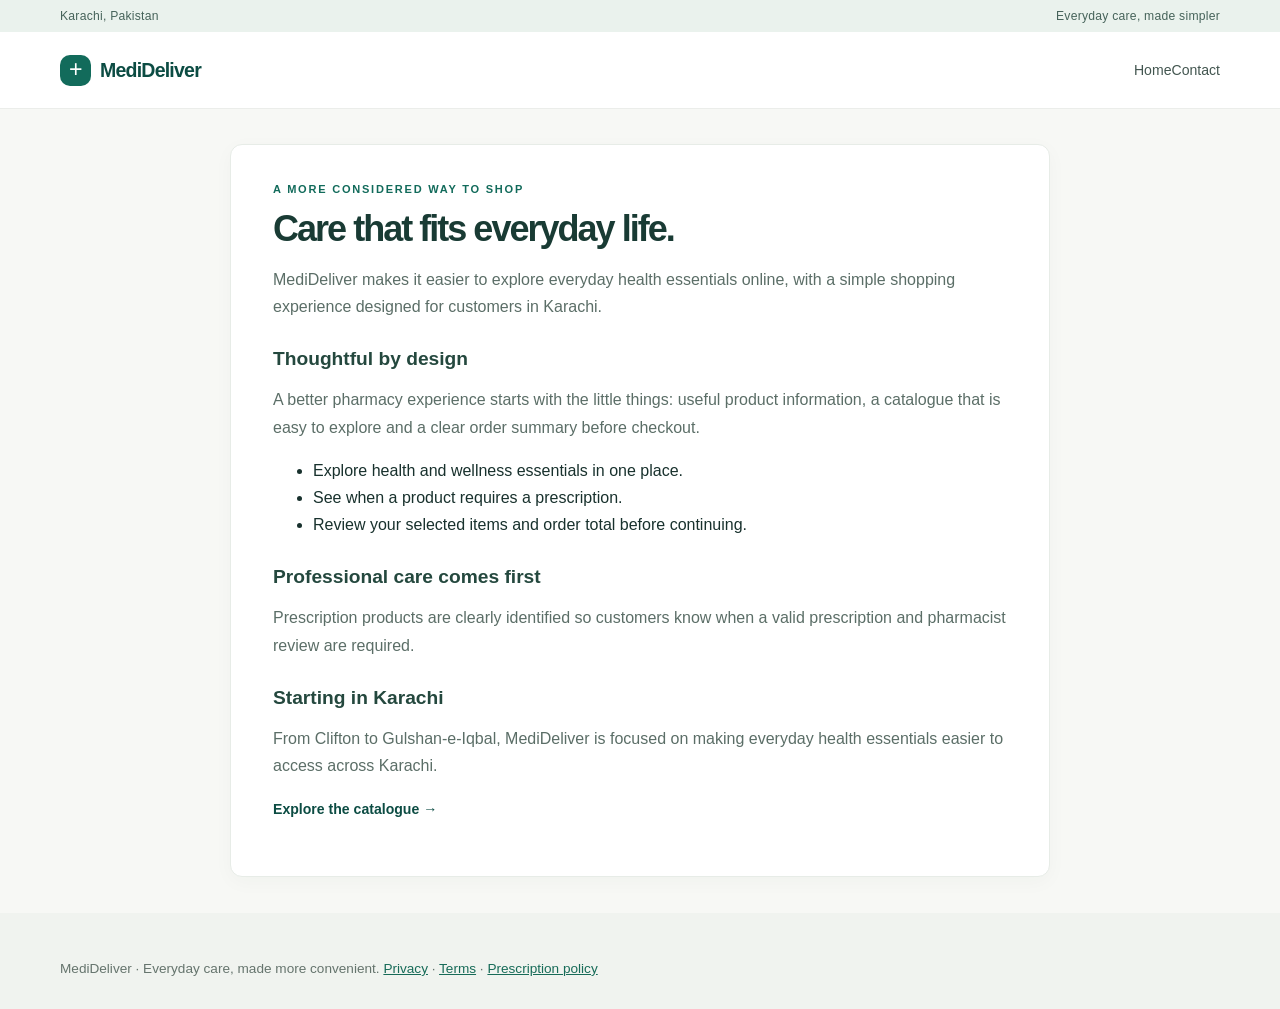
<file: pharmaceutical-online-delivery/about.html>
<!DOCTYPE html>
<html lang="en">
<head>
  <meta charset="UTF-8">
  <meta name="viewport" content="width=device-width, initial-scale=1">
  <title>About Us | MediDeliver</title>
  <link rel="stylesheet" href="style.css">
</head>
<body>
<div class="demo-banner" role="note"><span>Karachi, Pakistan</span><span>Everyday care, made simpler</span></div>
<header class="navbar">
  <a class="logo" href="index.html"><span class="logo-mark" aria-hidden="true">+</span>MediDeliver</a>
  <nav aria-label="Main navigation"><a href="index.html">Home</a><a href="contact.html">Contact</a></nav>
</header>
<main class="policy-page">
  <span class="eyebrow">A MORE CONSIDERED WAY TO SHOP</span>
  <h1>Care that fits everyday life.</h1>
  <p>MediDeliver makes it easier to explore everyday health essentials online, with a simple shopping experience designed for customers in Karachi.</p>
  <h2>Thoughtful by design</h2>
  <p>A better pharmacy experience starts with the little things: useful product information, a catalogue that is easy to explore and a clear order summary before checkout.</p>
  <ul>
    <li>Explore health and wellness essentials in one place.</li>
    <li>See when a product requires a prescription.</li>
    <li>Review your selected items and order total before continuing.</li>
  </ul>
  <h2>Professional care comes first</h2>
  <p>Prescription products are clearly identified so customers know when a valid prescription and pharmacist review are required.</p>
  <h2>Starting in Karachi</h2>
  <p>From Clifton to Gulshan-e-Iqbal, MediDeliver is focused on making everyday health essentials easier to access across Karachi.</p>
  <p><a class="text-link" href="index.html">Explore the catalogue →</a></p>
</main>
<footer><p>MediDeliver · Everyday care, made more convenient. <a href="privacy.html">Privacy</a> · <a href="terms.html">Terms</a> · <a href="prescription-policy.html">Prescription policy</a></p></footer>
</body>
</html>
</file>
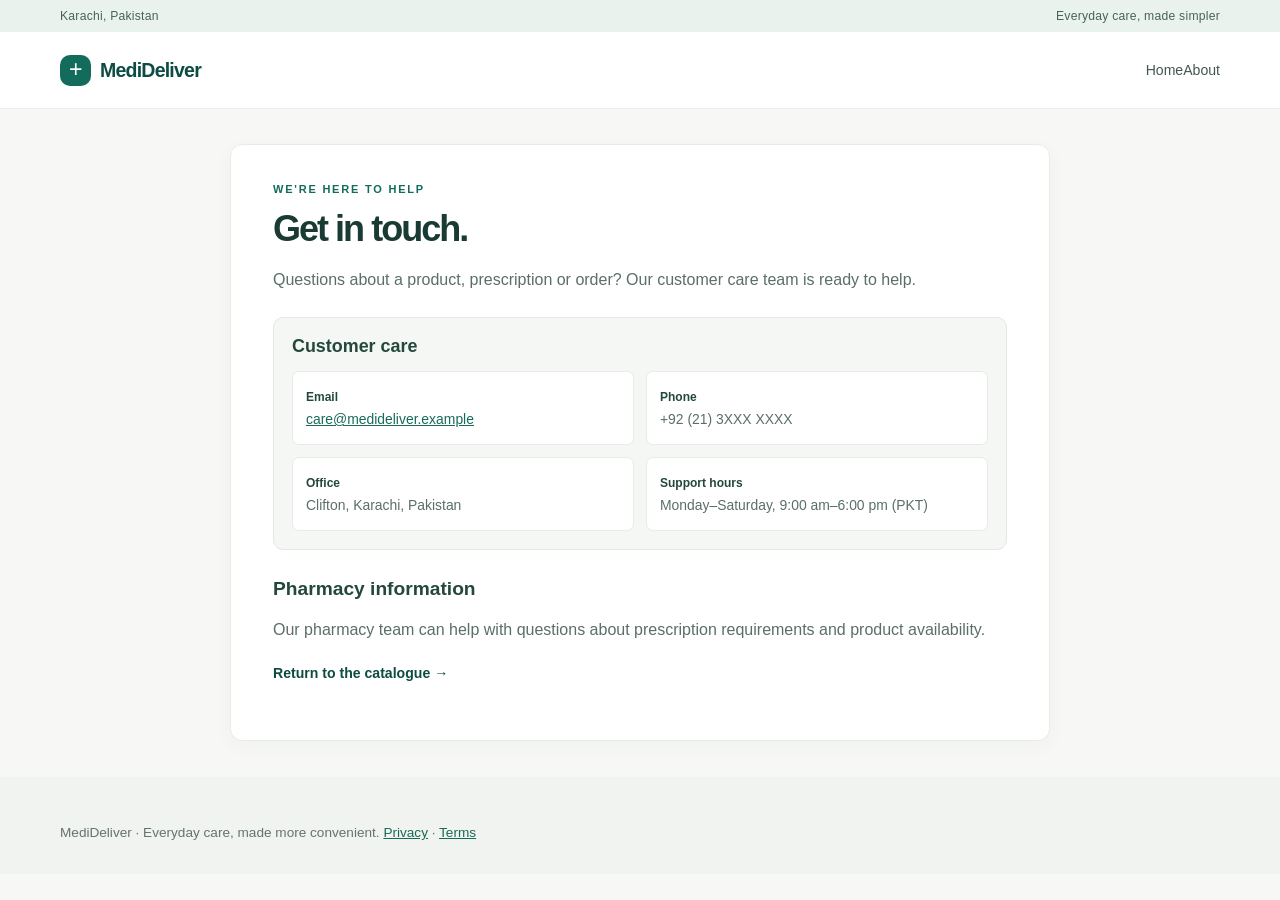
<file: pharmaceutical-online-delivery/contact.html>
<!DOCTYPE html>
<html lang="en">
<head>
  <meta charset="UTF-8">
  <meta name="viewport" content="width=device-width, initial-scale=1">
  <title>Contact Us | MediDeliver</title>
  <link rel="stylesheet" href="style.css">
</head>
<body>
<div class="demo-banner" role="note"><span>Karachi, Pakistan</span><span>Everyday care, made simpler</span></div>
<header class="navbar">
  <a class="logo" href="index.html"><span class="logo-mark" aria-hidden="true">+</span>MediDeliver</a>
  <nav aria-label="Main navigation"><a href="index.html">Home</a><a href="about.html">About</a></nav>
</header>
<main class="policy-page">
  <span class="eyebrow">WE'RE HERE TO HELP</span>
  <h1>Get in touch.</h1>
  <p>Questions about a product, prescription or order? Our customer care team is ready to help.</p>
  <div class="contact-details">
    <h2>Customer care</h2>
    <p><strong>Email</strong><br><a href="mailto:care@medideliver.example">care@medideliver.example</a></p>
    <p><strong>Phone</strong><br>+92 (21) 3XXX XXXX</p>
    <p><strong>Office</strong><br>Clifton, Karachi, Pakistan</p>
    <p><strong>Support hours</strong><br>Monday–Saturday, 9:00 am–6:00 pm (PKT)</p>
  </div>
  <h2>Pharmacy information</h2>
  <p>Our pharmacy team can help with questions about prescription requirements and product availability.</p>
  <p><a class="text-link" href="index.html">Return to the catalogue →</a></p>
</main>
<footer><p>MediDeliver · Everyday care, made more convenient. <a href="privacy.html">Privacy</a> · <a href="terms.html">Terms</a></p></footer>
</body>
</html>
</file>
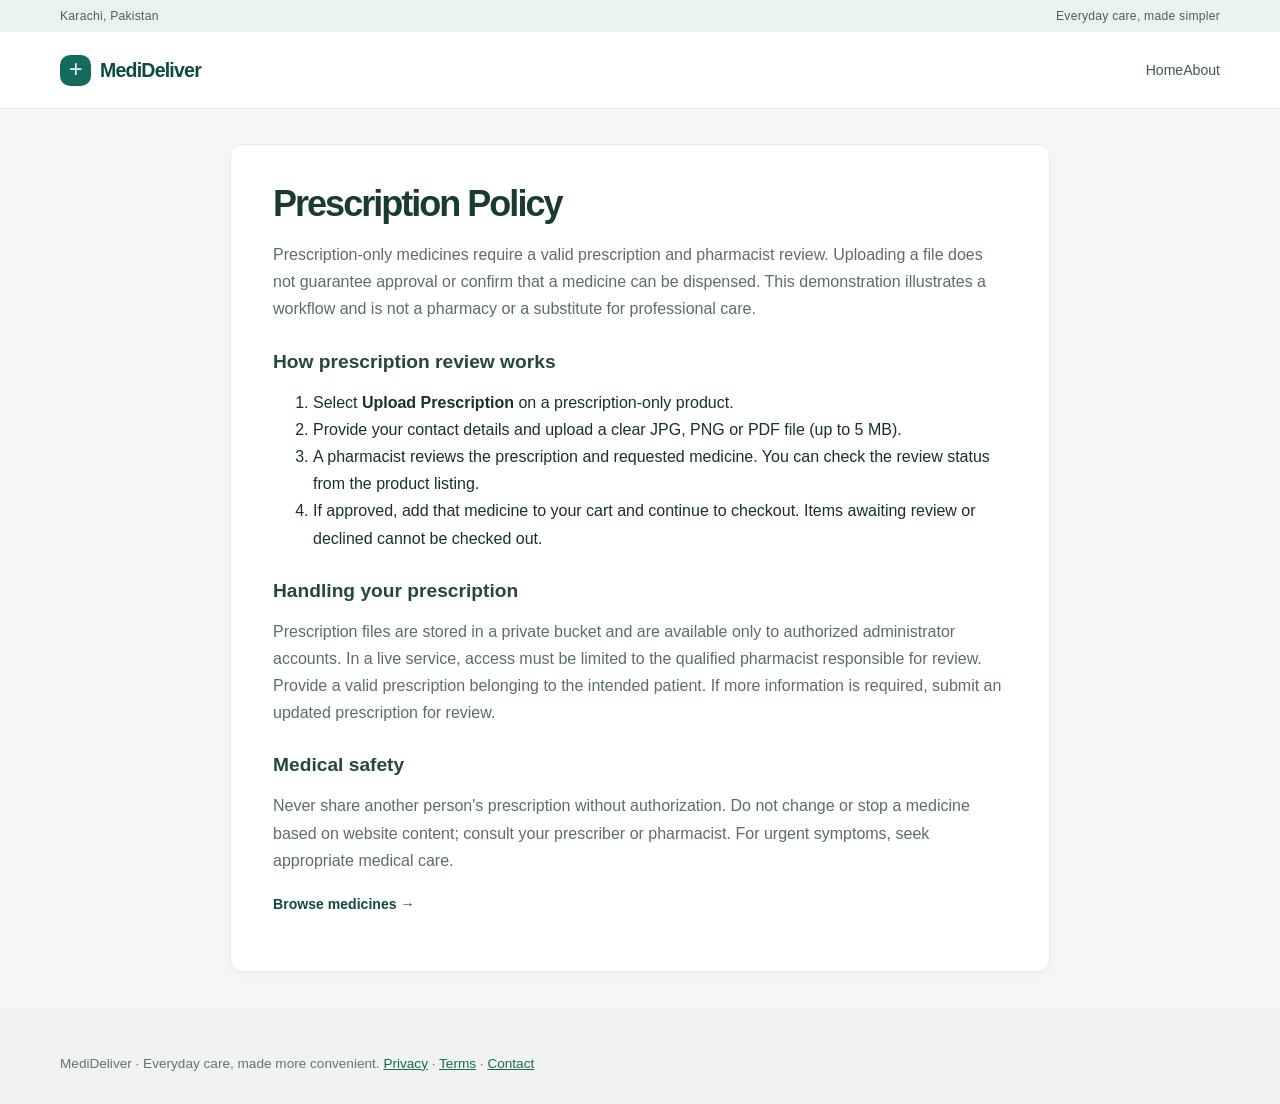
<file: pharmaceutical-online-delivery/prescription-policy.html>
<!DOCTYPE html>
<html lang="en">
<head>
  <meta charset="UTF-8">
  <meta name="viewport" content="width=device-width, initial-scale=1">
  <title>Prescription Policy | MediDeliver</title>
  <link rel="stylesheet" href="style.css">
</head>
<body>
<div class="demo-banner" role="note"><span>Karachi, Pakistan</span><span>Everyday care, made simpler</span></div>
<header class="navbar">
  <a class="logo" href="index.html"><span class="logo-mark" aria-hidden="true">+</span>MediDeliver</a>
  <nav aria-label="Main navigation"><a href="index.html">Home</a><a href="about.html">About</a></nav>
</header>
<main class="policy-page">
  <h1>Prescription Policy</h1>
  <p>Prescription-only medicines require a valid prescription and pharmacist review. Uploading a file does not guarantee approval or confirm that a medicine can be dispensed. This demonstration illustrates a workflow and is not a pharmacy or a substitute for professional care.</p>
  <h2>How prescription review works</h2>
  <ol>
    <li>Select <strong>Upload Prescription</strong> on a prescription-only product.</li>
    <li>Provide your contact details and upload a clear JPG, PNG or PDF file (up to 5 MB).</li>
    <li>A pharmacist reviews the prescription and requested medicine. You can check the review status from the product listing.</li>
    <li>If approved, add that medicine to your cart and continue to checkout. Items awaiting review or declined cannot be checked out.</li>
  </ol>
  <h2>Handling your prescription</h2>
  <p>Prescription files are stored in a private bucket and are available only to authorized administrator accounts. In a live service, access must be limited to the qualified pharmacist responsible for review. Provide a valid prescription belonging to the intended patient. If more information is required, submit an updated prescription for review.</p>
  <h2>Medical safety</h2>
  <p>Never share another person's prescription without authorization. Do not change or stop a medicine based on website content; consult your prescriber or pharmacist. For urgent symptoms, seek appropriate medical care.</p>
  <p><a class="text-link" href="index.html#medicines">Browse medicines →</a></p>
</main>
<footer><p>MediDeliver · Everyday care, made more convenient. <a href="privacy.html">Privacy</a> · <a href="terms.html">Terms</a> · <a href="contact.html">Contact</a></p></footer>
</body>
</html>
</file>
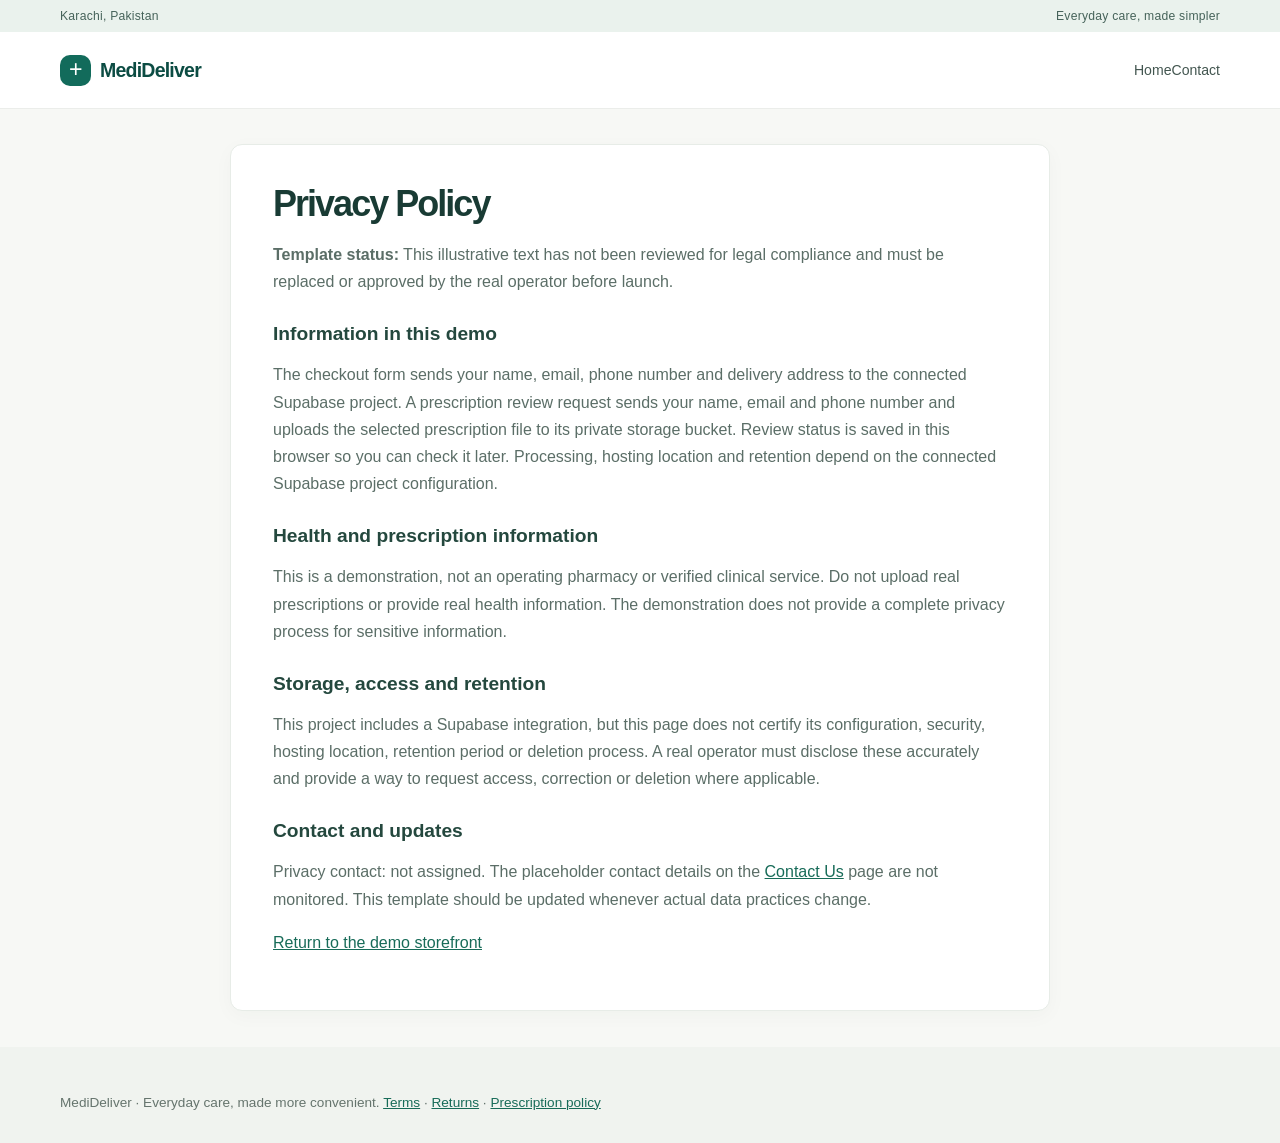
<file: pharmaceutical-online-delivery/privacy.html>
<!DOCTYPE html>
<html lang="en">
<head>
  <meta charset="UTF-8">
  <meta name="viewport" content="width=device-width, initial-scale=1">
  <title>Privacy Policy | MediDeliver</title>
  <link rel="stylesheet" href="style.css">
</head>
<body>
<div class="demo-banner" role="note"><span>Karachi, Pakistan</span><span>Everyday care, made simpler</span></div>
<header class="navbar">
  <a class="logo" href="index.html"><span class="logo-mark" aria-hidden="true">+</span>MediDeliver</a>
  <nav aria-label="Main navigation"><a href="index.html">Home</a><a href="contact.html">Contact</a></nav>
</header>
<main class="policy-page">
  <h1>Privacy Policy</h1>
  <p><strong>Template status:</strong> This illustrative text has not been reviewed for legal compliance and must be replaced or approved by the real operator before launch.</p>
  <h2>Information in this demo</h2>
  <p>The checkout form sends your name, email, phone number and delivery address to the connected Supabase project. A prescription review request sends your name, email and phone number and uploads the selected prescription file to its private storage bucket. Review status is saved in this browser so you can check it later. Processing, hosting location and retention depend on the connected Supabase project configuration.</p>
  <h2>Health and prescription information</h2>
  <p>This is a demonstration, not an operating pharmacy or verified clinical service. Do not upload real prescriptions or provide real health information. The demonstration does not provide a complete privacy process for sensitive information.</p>
  <h2>Storage, access and retention</h2>
  <p>This project includes a Supabase integration, but this page does not certify its configuration, security, hosting location, retention period or deletion process. A real operator must disclose these accurately and provide a way to request access, correction or deletion where applicable.</p>
  <h2>Contact and updates</h2>
  <p>Privacy contact: not assigned. The placeholder contact details on the <a href="contact.html">Contact Us</a> page are not monitored. This template should be updated whenever actual data practices change.</p>
  <p><a href="index.html">Return to the demo storefront</a></p>
</main>
<footer><p>MediDeliver · Everyday care, made more convenient. <a href="terms.html">Terms</a> · <a href="returns.html">Returns</a> · <a href="prescription-policy.html">Prescription policy</a></p></footer>
</body>
</html>
</file>
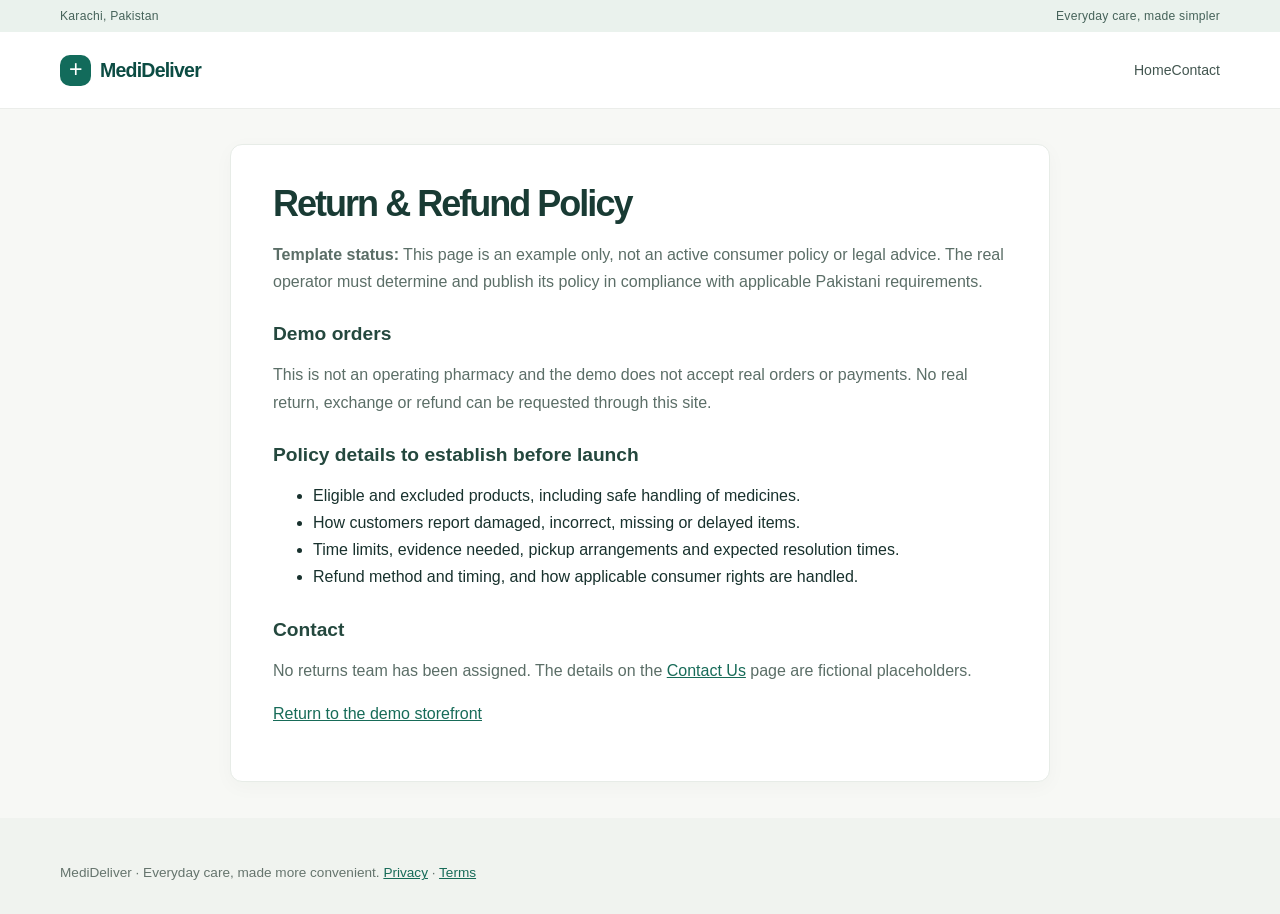
<file: pharmaceutical-online-delivery/returns.html>
<!DOCTYPE html>
<html lang="en">
<head>
  <meta charset="UTF-8">
  <meta name="viewport" content="width=device-width, initial-scale=1">
  <title>Return &amp; Refund Policy | MediDeliver</title>
  <link rel="stylesheet" href="style.css">
</head>
<body>
<div class="demo-banner" role="note"><span>Karachi, Pakistan</span><span>Everyday care, made simpler</span></div>
<header class="navbar">
  <a class="logo" href="index.html"><span class="logo-mark" aria-hidden="true">+</span>MediDeliver</a>
  <nav aria-label="Main navigation"><a href="index.html">Home</a><a href="contact.html">Contact</a></nav>
</header>
<main class="policy-page">
  <h1>Return &amp; Refund Policy</h1>
  <p><strong>Template status:</strong> This page is an example only, not an active consumer policy or legal advice. The real operator must determine and publish its policy in compliance with applicable Pakistani requirements.</p>
  <h2>Demo orders</h2>
  <p>This is not an operating pharmacy and the demo does not accept real orders or payments. No real return, exchange or refund can be requested through this site.</p>
  <h2>Policy details to establish before launch</h2>
  <ul>
    <li>Eligible and excluded products, including safe handling of medicines.</li>
    <li>How customers report damaged, incorrect, missing or delayed items.</li>
    <li>Time limits, evidence needed, pickup arrangements and expected resolution times.</li>
    <li>Refund method and timing, and how applicable consumer rights are handled.</li>
  </ul>
  <h2>Contact</h2>
  <p>No returns team has been assigned. The details on the <a href="contact.html">Contact Us</a> page are fictional placeholders.</p>
  <p><a href="index.html">Return to the demo storefront</a></p>
</main>
<footer><p>MediDeliver · Everyday care, made more convenient. <a href="privacy.html">Privacy</a> · <a href="terms.html">Terms</a></p></footer>
</body>
</html>
</file>
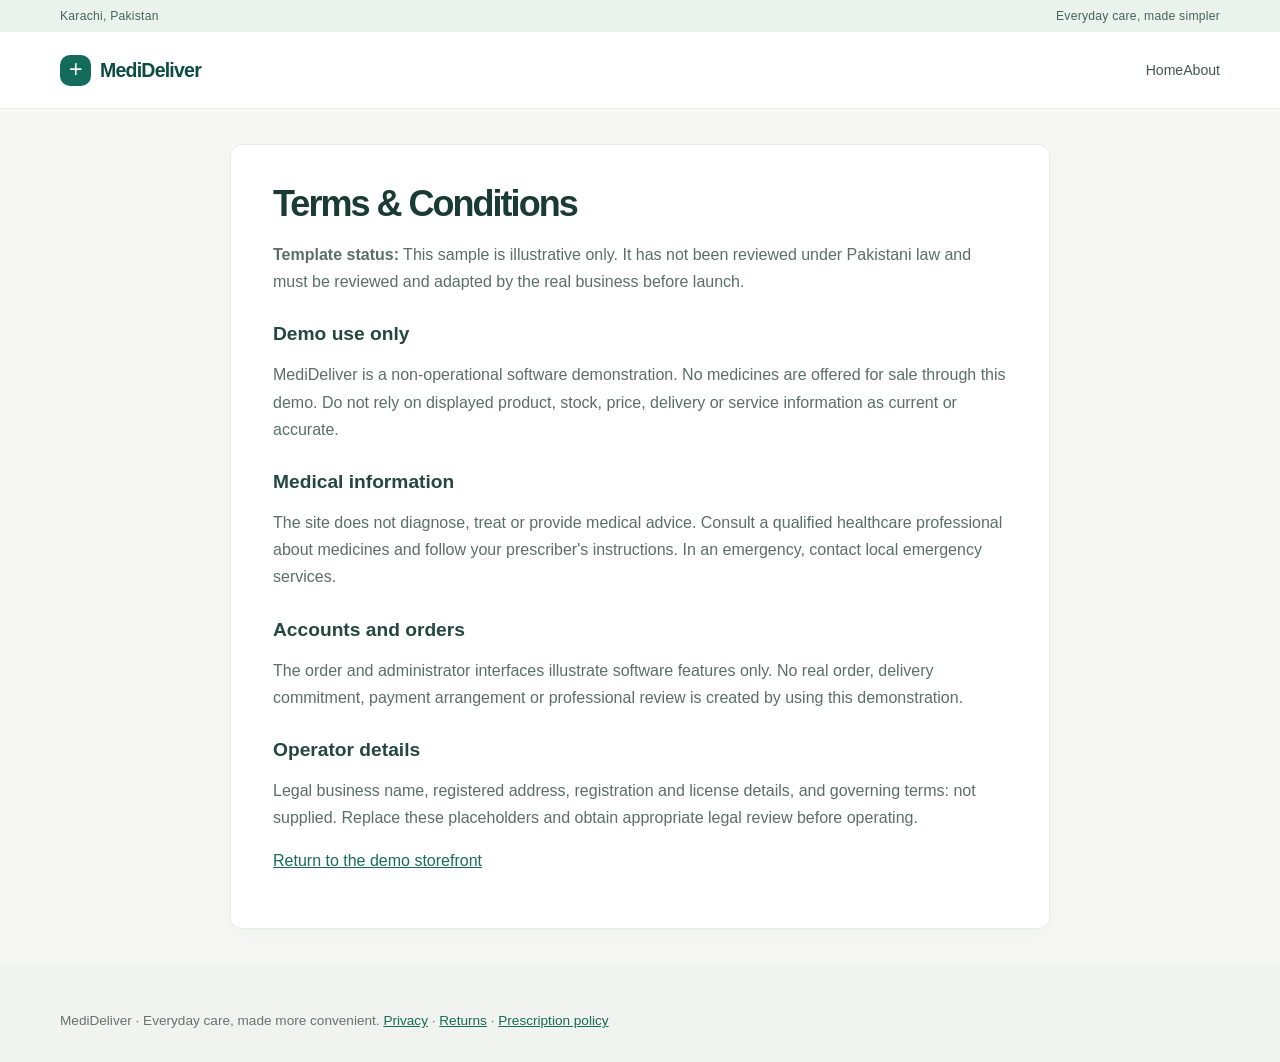
<file: pharmaceutical-online-delivery/terms.html>
<!DOCTYPE html>
<html lang="en">
<head>
  <meta charset="UTF-8">
  <meta name="viewport" content="width=device-width, initial-scale=1">
  <title>Terms &amp; Conditions | MediDeliver</title>
  <link rel="stylesheet" href="style.css">
</head>
<body>
<div class="demo-banner" role="note"><span>Karachi, Pakistan</span><span>Everyday care, made simpler</span></div>
<header class="navbar">
  <a class="logo" href="index.html"><span class="logo-mark" aria-hidden="true">+</span>MediDeliver</a>
  <nav aria-label="Main navigation"><a href="index.html">Home</a><a href="about.html">About</a></nav>
</header>
<main class="policy-page">
  <h1>Terms &amp; Conditions</h1>
  <p><strong>Template status:</strong> This sample is illustrative only. It has not been reviewed under Pakistani law and must be reviewed and adapted by the real business before launch.</p>
  <h2>Demo use only</h2>
  <p>MediDeliver is a non-operational software demonstration. No medicines are offered for sale through this demo. Do not rely on displayed product, stock, price, delivery or service information as current or accurate.</p>
  <h2>Medical information</h2>
  <p>The site does not diagnose, treat or provide medical advice. Consult a qualified healthcare professional about medicines and follow your prescriber's instructions. In an emergency, contact local emergency services.</p>
  <h2>Accounts and orders</h2>
  <p>The order and administrator interfaces illustrate software features only. No real order, delivery commitment, payment arrangement or professional review is created by using this demonstration.</p>
  <h2>Operator details</h2>
  <p>Legal business name, registered address, registration and license details, and governing terms: not supplied. Replace these placeholders and obtain appropriate legal review before operating.</p>
  <p><a href="index.html">Return to the demo storefront</a></p>
</main>
<footer><p>MediDeliver · Everyday care, made more convenient. <a href="privacy.html">Privacy</a> · <a href="returns.html">Returns</a> · <a href="prescription-policy.html">Prescription policy</a></p></footer>
</body>
</html>
</file>
<file: pharmaceutical-online-delivery/style.css>
:root { --green:#0f8a6d; --dark:#0b5d4a; --bg:#f4f8f7; --text:#1e2b28; --red:#c0392b; }
* { box-sizing: border-box; }
html { scroll-behavior: smooth; }
body { margin:0; font-family: system-ui, Arial, sans-serif; background:var(--bg); color:var(--text); }
img { max-width:100%; display:block; }
a { color:#176b58; }
a:hover { color:var(--dark); }
.demo-banner { padding:9px 16px; background:#fff2d6; color:#654700; text-align:center; font-size:.88rem; font-weight:600; }
.navbar { display:flex; justify-content:space-between; align-items:center; background:#fff; padding:12px 20px; position:sticky; top:0; box-shadow:0 1px 6px #0002; z-index:10; flex-wrap:wrap; }
.logo { font-weight:700; font-size:1.3rem; color:var(--green); text-decoration:none; }
nav a { margin-left:18px; text-decoration:none; color:var(--text); font-weight:500; }
.menu-btn { display:none; background:none; border:0; font-size:1.5rem; cursor:pointer; }
.hero { background:linear-gradient(135deg,var(--green),var(--dark)); color:#fff; text-align:center; padding:60px 20px; }
.hero h1 { margin:0 0 10px; }
main { max-width:1100px; margin:auto; padding:20px; }
section { margin-bottom:40px; scroll-margin-top:70px; }
.trust-panel { display:grid; grid-template-columns:repeat(auto-fit,minmax(205px,1fr)); gap:12px; margin:24px 0 12px; }
.trust-panel article { display:flex; flex-direction:column; gap:5px; padding:16px; background:#fff; border:1px solid #dce8e4; border-radius:10px; }
.trust-panel span { color:#52645e; font-size:.9rem; }
.notice { margin:12px 0 32px; padding:14px 16px; border-left:4px solid #d09a22; background:#fff8e8; color:#594719; border-radius:4px; }
.policy-page { max-width:820px; margin:36px auto; padding:28px; background:#fff; border:1px solid #e1eae6; border-radius:12px; box-shadow:0 3px 14px #0b5d4a0c; }
.policy-page h1 { margin-top:0; color:var(--dark); }
.policy-page h2 { margin-top:28px; font-size:1.2rem; }
.policy-page p, .policy-page li { line-height:1.7; }
.btn { display:inline-block; background:var(--green); color:#fff; border:0; padding:10px 18px; border-radius:6px; cursor:pointer; text-decoration:none; font-size:1rem; }
.btn:hover { background:var(--dark); }
.btn.secondary { background:#fff; color:var(--green); border:1px solid var(--green); }
.btn:disabled { background:#aaa; cursor:not-allowed; }
.btn.danger { background:var(--red); }
.filters, .inline, .row-actions { display:flex; gap:10px; flex-wrap:wrap; margin-bottom:15px; }
input, select, textarea { padding:9px; border:1px solid #ccd; border-radius:6px; font:inherit; width:100%; }
.filters input, .filters select, .inline input { flex:1 1 180px; width:auto; }
.grid { display:grid; grid-template-columns:repeat(auto-fill,minmax(230px,1fr)); gap:16px; }
.card { background:#fff; border-radius:10px; padding:12px; box-shadow:0 1px 5px #0001; display:flex; flex-direction:column; gap:6px; }
.card img { border-radius:8px; height:140px; object-fit:cover; width:100%; background:#e5eeec; }
.tag { font-size:.75rem; padding:2px 8px; border-radius:10px; background:#e5eeec; width:fit-content; }
.tag.rx { background:#fde8e5; color:var(--red); }
.out { color:var(--red); font-weight:600; }
.in { color:var(--green); }
.cart-row { display:flex; justify-content:space-between; align-items:center; gap:10px; background:#fff; padding:10px; border-radius:8px; margin-bottom:8px; flex-wrap:wrap; }
.qty button { width:28px; height:28px; cursor:pointer; }
.checkout-wrap { display:grid; grid-template-columns:2fr 1fr; gap:20px; }
form label { display:block; margin-bottom:10px; font-size:.9rem; }
.summary, .rx { background:#fff; padding:15px; border-radius:10px; height:fit-content; }
.rx { background:#fff4e5; margin-bottom:12px; }
.sum-line { display:flex; justify-content:space-between; margin:4px 0; }
.msg { padding:10px; border-radius:6px; margin:10px 0; background:#e8f1ff; }
.msg.error { background:#fde8e5; color:var(--red); }
.msg.success { background:#e3f6ee; color:var(--dark); }
.note { font-size:.85rem; color:#667; }
table { width:100%; border-collapse:collapse; background:#fff; }
th, td { padding:8px; border:1px solid #e6e6e6; text-align:left; font-size:.9rem; }
th { background:#f5f5f5; }
.table-wrap { overflow-x:auto; }
footer { text-align:center; padding:24px 20px; background:#fff; font-size:.85rem; color:#667; }
.footer-links { display:flex; justify-content:center; flex-wrap:wrap; gap:10px 18px; margin:14px 0; }
.footer-links a { margin:0; }
footer small { display:block; max-width:760px; margin:0 auto; }
@media (max-width:768px) {
  .menu-btn { display:block; }
  #nav { display:none; width:100%; flex-direction:column; }
  #nav.open { display:flex; }
  #nav a { margin:10px 0 0; }
  .navbar > nav:not(#nav) { display:flex; flex-wrap:wrap; justify-content:flex-end; }
  .checkout-wrap { grid-template-columns:1fr; }
  .policy-page { margin:20px 12px; padding:20px; }
}

/* Shared client-preview storefront styling */
:root { --green:#126b5b; --dark:#0c4c43; --bg:#f7f8f5; --text:#18312d; --red:#b5473c; --muted:#63736e; --line:#e4e9e4; }
body { background:var(--bg); color:var(--text); font-family:Inter, "Segoe UI", Arial, sans-serif; }
[hidden] { display:none !important; }
.demo-banner { min-height:32px; display:flex; justify-content:space-between; align-items:center; padding:5px max(calc((100% - 1160px)/2),24px); background:#eaf2ed; color:#46635a; font-size:.76rem; font-weight:500; letter-spacing:.02em; }
.demo-banner { gap:16px; }
.navbar { min-height:76px; padding:12px max(calc((100% - 1160px)/2),24px); flex-wrap:nowrap; box-shadow:0 1px 0 #18312d0d; }
.logo { display:inline-flex; align-items:center; gap:9px; color:var(--dark); font-size:1.22rem; letter-spacing:-.04em; white-space:nowrap; }
.logo-mark { display:inline-grid; place-items:center; width:31px; height:31px; border-radius:10px; background:var(--green); color:#fff; font-size:1.45rem; font-weight:500; line-height:1; }
#nav { display:flex; align-items:center; gap:28px; }
nav a { margin:0; font-size:.88rem; color:#435650; transition:color .18s ease; }
nav a:hover { color:var(--green); }
.cart-count { display:inline-grid; place-items:center; min-width:19px; height:19px; margin-left:3px; padding:0 5px; border-radius:20px; background:#eaf2ed; color:var(--dark); font-size:.73rem; }
.menu-btn { color:var(--dark); }
.hero { overflow:hidden; background:#edf4ef; color:var(--text); text-align:left; padding:0 24px; }
.hero-inner { display:grid; grid-template-columns:1.1fr .9fr; align-items:center; gap:36px; max-width:1160px; min-height:420px; margin:auto; padding:54px 0; }
.hero-copy { max-width:590px; }
.eyebrow { display:block; margin-bottom:13px; color:var(--green); font-size:.69rem; font-weight:750; letter-spacing:.16em; }
.hero h1 { margin:0; color:#173b34; font-size:clamp(2.5rem,5.2vw,4.15rem); font-weight:650; letter-spacing:-.065em; line-height:1.06; }
.hero h1 span { color:var(--green); }
.hero-copy > p { max-width:500px; margin:20px 0 23px; color:#5b6e67; font-size:1rem; line-height:1.75; }
.hero-actions { display:flex; align-items:center; gap:23px; flex-wrap:wrap; }
.btn { background:var(--green); padding:12px 18px; border-radius:7px; font-weight:650; font-size:.9rem; box-shadow:0 3px 8px #0c4c431c; transition:background .18s ease, transform .18s ease; }
.btn:hover { background:var(--dark); transform:translateY(-1px); }
.hero-actions .btn span { padding-left:10px; font-size:1.15rem; }
.text-link { color:var(--dark); font-size:.88rem; font-weight:650; text-decoration:none; }
.text-link:hover { text-decoration:underline; }
.hero-caption { display:block; margin-top:25px; color:#77867f; font-size:.76rem; }
.hero-art { position:relative; display:grid; place-items:center; min-height:310px; }
.art-orbit { position:absolute; width:280px; height:280px; border:1px solid #a9c3b6; border-radius:50%; }
.orbit-two { width:350px; height:350px; border-color:#d0ded5; }
.hero-product { position:relative; display:flex; flex-direction:column; justify-content:space-between; width:207px; height:256px; padding:19px; border-radius:10px; background:#fbfcf9; box-shadow:0 22px 46px #164c3c21; transform:rotate(4deg); }
.product-cross { position:absolute; top:16px; right:18px; color:#53a38b; font-size:2.1rem; font-weight:300; line-height:1; }
.product-name { color:#688077; font-size:.48rem; font-weight:750; letter-spacing:.12em; }
.hero-product strong { color:#164b40; font-size:1.74rem; letter-spacing:-.055em; line-height:1.08; }
.product-detail { color:#7b9288; font-size:.49rem; font-weight:700; letter-spacing:.16em; }
.art-pill { position:absolute; z-index:1; padding:11px 14px; border:1px solid #e9efea; border-radius:8px; background:#fff; box-shadow:0 8px 25px #214a3915; color:#3b5c50; font-size:.72rem; font-weight:650; }
.pill-top { top:32px; right:3%; }
.pill-top span { padding-left:5px; color:#5da188; }
.pill-bottom { bottom:30px; left:0; }
.status-dot { display:inline-block; width:7px; height:7px; margin-right:5px; border-radius:50%; background:#67a88d; }
main { max-width:1160px; padding:0 24px; }
section { scroll-margin-top:90px; margin-bottom:62px; }
.benefits { display:grid; grid-template-columns:repeat(4,1fr); margin:0 0 65px; padding:23px 0; border-bottom:1px solid var(--line); }
.benefits article { display:flex; align-items:center; gap:13px; padding:0 20px; border-right:1px solid var(--line); }
.benefits article:first-child { padding-left:0; }
.benefits article:last-child { border:0; }
.benefit-icon { display:grid; place-items:center; flex:0 0 37px; height:37px; border-radius:11px; background:#e8f1eb; color:var(--green); font-size:.69rem; font-weight:750; }
.benefits article div { display:flex; flex-direction:column; gap:4px; }
.benefits strong { font-size:.82rem; font-weight:700; }
.benefits article div span { color:var(--muted); font-size:.7rem; line-height:1.35; }
.section-heading { display:flex; justify-content:space-between; align-items:flex-end; gap:16px; margin-bottom:22px; }
.section-heading .eyebrow { margin-bottom:7px; }
.section-heading h2 { margin:0; color:#193b34; font-size:1.9rem; letter-spacing:-.05em; }
.section-heading p { margin:7px 0 0; color:var(--muted); font-size:.88rem; }
.catalogue-note { margin-bottom:4px; color:#74837c; font-size:.78rem; }
.filters { gap:10px; margin-bottom:22px; }
input, select, textarea { min-height:43px; padding:10px 12px; border:1px solid #dce4de; border-radius:7px; background:#fff; color:var(--text); font-size:.86rem; outline:none; }
input:focus, select:focus, textarea:focus { border-color:#65a08b; box-shadow:0 0 0 3px #126b5b17; }
.filters input, .filters select { flex:1 1 180px; }
.grid { grid-template-columns:repeat(auto-fill,minmax(225px,1fr)); gap:17px; }
.card { min-height:100%; padding:14px; gap:9px; border:1px solid #e8ece7; border-radius:11px; box-shadow:0 3px 12px #12392c08; transition:box-shadow .2s ease, transform .2s ease; }
.card:hover { transform:translateY(-3px); box-shadow:0 12px 26px #12392c12; }
.card img { height:155px; border-radius:8px; background:#f1f4ef; }
.medicine-visual { position:relative; display:grid; place-items:center; height:155px; overflow:hidden; border-radius:8px; background:#edf3ef; }
.medicine-visual::before { position:absolute; width:145px; height:145px; border:1px solid #ffffffa8; border-radius:50%; content:""; }
.medicine-pack { position:relative; z-index:1; display:flex; flex-direction:column; justify-content:space-between; width:112px; height:128px; padding:11px; overflow:hidden; border:1px solid #e8eee8; border-radius:6px; background:linear-gradient(160deg,#fff 0%,#fbfcf9 100%); box-shadow:0 10px 22px #233b301d; transform:rotate(-3deg); }
.pack-brand { color:#657a70; font-size:.38rem; font-weight:750; letter-spacing:.07em; }
.pack-brand i { display:inline-grid; place-items:center; width:10px; height:10px; margin-right:2px; border-radius:3px; background:var(--visual-accent,#4b9580); color:white; font-size:.62rem; font-style:normal; line-height:1; }
.pack-accent { display:block; width:100%; height:3px; margin-top:3px; background:var(--visual-accent,#4b9580); }
.medicine-pack strong { display:-webkit-box; overflow:hidden; color:#344e45; font-size:.65rem; line-height:1.25; -webkit-box-orient:vertical; -webkit-line-clamp:3; }
.pack-category { color:var(--visual-accent,#4b9580); font-size:.43rem; font-weight:750; letter-spacing:.08em; text-transform:uppercase; }
.pack-orbit { position:absolute; right:15%; bottom:-38px; width:80px; height:80px; border:12px solid #ffffff4a; border-radius:50%; }
.visual-antibiotics { --visual-accent:#548477; background:#e8f0ed; }
.visual-pain-relief { --visual-accent:#b66a55; background:#f4ece8; }
.visual-vitamins-supplements { --visual-accent:#bd9251; background:#f5f0e5; }
.visual-cold-flu { --visual-accent:#6289a1; background:#e9f0f3; }
.visual-medical-devices { --visual-accent:#4d8790; background:#e8f1f1; }
.visual-medical-devices .medicine-pack { width:138px; height:102px; transform:rotate(2deg); }
.visual-first-aid { --visual-accent:#b46d70; background:#f3ebeb; }
.card > strong { color:#243e37; font-size:.96rem; }
.card > strong:nth-last-of-type(1) { margin-top:auto; padding-top:5px; color:var(--dark); }
.card > small { min-height:34px; color:#74817b; line-height:1.45; }
.product-link { width:fit-content; color:var(--green); font-size:.76rem; font-weight:700; text-decoration:none; }
.product-link:hover { color:var(--dark); text-decoration:underline; }
.tag { background:#edf3ee; color:#52695f; font-weight:600; }
.tag.rx { background:#fff3e7; color:#946523; }
.card .btn { width:100%; margin-top:3px; box-shadow:none; }
.card .btn:disabled { background:#d9e3dc; color:#52665b; opacity:1; cursor:not-allowed; }
.rx-approved, .rx-rejected { display:block; color:#328065; font-size:.74rem; font-weight:700; text-align:center; }
.rx-rejected { color:#a85d48; }
.rx-status { font-size:.8rem; }
.in { color:#328065; font-size:.78rem; font-weight:650; }
.out { color:var(--red); font-size:.78rem; }
#cart, #checkout { padding-top:5px; }
.cart-row { padding:14px 16px; border:1px solid #e8ece7; box-shadow:0 2px 8px #12392c06; }
.checkout-wrap { align-items:start; gap:24px; }
#checkoutForm, .summary { padding:22px; border:1px solid #e8ece7; border-radius:11px; background:#fff; box-shadow:0 3px 12px #12392c08; }
#checkoutForm label { color:#40564e; font-size:.82rem; font-weight:650; }
#checkoutForm input, #checkoutForm textarea { display:block; margin-top:6px; }
.summary { position:sticky; top:100px; }
.summary h3 { margin-top:0; }
.rx { padding:15px; border:1px solid #f1dfc7; background:#fff9f0; }
.rx p, .rx small { color:#716149; line-height:1.55; }
.row-actions { margin-top:18px; }
.btn.secondary { background:#fff; box-shadow:none; }
.btn.secondary:hover { background:#f1f6f2; }
.staff-section { margin:0 0 38px; }
.staff-section details { padding:18px 20px; border:1px solid var(--line); border-radius:10px; background:#fff; }
.staff-section summary { color:#53655d; cursor:pointer; font-size:.82rem; font-weight:650; }
.staff-section .note { margin-top:15px; }
.prescription-review { padding:25px; border:1px solid #e0e9e1; border-radius:12px; background:#fff; box-shadow:0 5px 20px #12392c08; }
.prescription-review[hidden] { display:none; }
.review-layout { display:grid; grid-template-columns:1.1fr .9fr; gap:28px; align-items:start; }
#prescriptionRequestForm { display:grid; gap:10px; }
#prescriptionRequestForm label { display:block; margin:0; color:#40564e; font-size:.82rem; font-weight:650; }
#prescriptionRequestForm input { display:block; margin-top:6px; }
#prescriptionRequestForm .consent-label { display:flex; align-items:flex-start; gap:8px; font-weight:450; line-height:1.5; }
#prescriptionRequestForm .consent-label input { flex:0 0 auto; width:16px; min-height:16px; height:16px; margin:2px 0 0; }
#prescriptionRequestForm .consent-label a { color:var(--green); font-weight:650; }
#prescriptionRequestForm small { color:#697a72; font-size:.75rem; line-height:1.5; }
#prescriptionRequestForm .btn { justify-self:start; margin-top:5px; }
.review-steps { padding:20px; border-radius:9px; background:#f2f6f2; }
.review-steps h3 { margin:0 0 15px; color:#24483e; font-size:1rem; }
.review-steps ol { display:grid; gap:13px; margin:0; padding-left:20px; }
.review-steps li { padding-left:3px; color:var(--green); }
.review-steps li strong, .review-steps li span { display:block; }
.review-steps li strong { color:#24483e; font-size:.82rem; }
.review-steps li span, .review-steps p { color:#65756d; font-size:.76rem; line-height:1.55; }
.review-steps p { margin:17px 0 0; padding-top:12px; border-top:1px solid #dfe8df; }
.inline { max-width:650px; }
.msg { border:1px solid #dbe8ef; border-radius:7px; }
table { border-radius:8px; overflow:hidden; }
th, td { padding:11px 12px; border-color:#e8ece7; }
th { color:#53665e; font-size:.77rem; }
footer { padding:34px max(calc((100% - 1160px)/2),24px) 20px; background:#f0f3ef; color:#65746d; text-align:left; }
.footer-brand .logo { font-size:1.05rem; }
.footer-brand .logo-mark { width:26px; height:26px; border-radius:8px; font-size:1.2rem; }
.footer-brand p { margin:8px 0 18px; font-size:.78rem; }
.footer-links { justify-content:flex-start; gap:11px 22px; margin:18px 0 24px; }
.footer-links a { color:#4f6259; font-size:.77rem; }
.footer-bottom { display:flex; justify-content:space-between; gap:12px; padding-top:15px; border-top:1px solid #dce3dc; font-size:.68rem; }
.policy-page { margin:36px auto; padding:38px 42px; border:1px solid #e7ece7; border-radius:12px; box-shadow:0 5px 20px #12392c08; }
.product-page { max-width:1040px; min-height:55vh; padding-top:16px; }
.breadcrumbs { display:flex; gap:10px; margin:12px 0 20px; color:#78867f; font-size:.76rem; }
.breadcrumbs a { color:var(--green); text-decoration:none; }
.product-detail-page { overflow:hidden; border:1px solid #e7ece7; border-radius:12px; background:#fff; box-shadow:0 5px 20px #12392c08; }
.product-detail-hero { display:grid; grid-template-columns:.8fr 1.2fr; gap:38px; align-items:center; padding:36px; background:#f4f7f3; }
.product-detail-image { display:grid; place-items:center; width:100%; height:310px; border-radius:10px; object-fit:contain; background:#eaf0ec; }
.product-detail-image.medicine-visual { height:310px; }
.product-detail-image .medicine-pack { width:150px; height:185px; padding:15px; }
.product-detail-image .medicine-pack strong { font-size:.84rem; }
.product-overview h1 { margin:0; color:#193b34; font-size:2.2rem; letter-spacing:-.055em; line-height:1.15; }
.generic-summary { margin:10px 0 14px; color:#65766e; }
.product-badges { display:flex; flex-wrap:wrap; gap:7px; margin-bottom:16px; }
.product-price { margin:0 0 16px; color:var(--dark); font-size:1.4rem; font-weight:750; }
.product-information { padding:34px 36px 38px; }
.product-information .section-heading { margin-bottom:17px; }
.detail-list { display:grid; grid-template-columns:repeat(2,minmax(0,1fr)); margin:0; border-top:1px solid var(--line); }
.detail-row { display:grid; grid-template-columns:minmax(125px,.7fr) minmax(0,1.3fr); gap:12px; padding:13px 12px; border-bottom:1px solid var(--line); }
.detail-row:nth-child(odd) { border-right:1px solid var(--line); }
.detail-row dt { color:#687970; font-size:.78rem; font-weight:650; }
.detail-row dd { margin:0; color:#263f36; font-size:.82rem; line-height:1.55; overflow-wrap:anywhere; }
.product-safety-note { margin-top:23px; padding:17px 19px; border:1px solid #dce8df; border-radius:9px; background:#f2f7f3; color:#53675d; }
.product-safety-note strong { color:#24483e; font-size:.84rem; }
.product-safety-note p { margin:8px 0 0; font-size:.78rem; line-height:1.65; }
.product-safety-note a { color:var(--green); font-weight:650; }
.policy-page > h1 { margin:0 0 13px; color:#193b34; font-size:2.25rem; letter-spacing:-.055em; }
.policy-page > h2 { color:#24483e; }
.policy-page > p, .policy-page > li { color:#5b6e67; }
.contact-details { display:grid; grid-template-columns:repeat(2,minmax(0,1fr)); gap:12px; margin:24px 0; padding:18px; border:1px solid var(--line); border-radius:10px; background:#f4f7f3; }
.contact-details h2 { grid-column:1/-1; margin:0 0 2px; color:#24483e; font-size:1.12rem; }
.contact-details p { margin:0; padding:13px; border:1px solid #e8ece7; border-radius:7px; background:#fff; color:#5b6e67; font-size:.87rem; line-height:1.65; }
.contact-details p strong { color:#24483e; font-size:.75rem; }

@media (max-width:900px) {
  #nav { gap:17px; }
  .benefits { grid-template-columns:repeat(2,1fr); row-gap:18px; }
  .benefits article:nth-child(2) { border:0; }
  .benefits article:nth-child(3) { padding-left:0; }
}
@media (max-width:768px) {
  .demo-banner { padding:5px 18px; }
  .navbar { min-height:64px; padding:10px 18px; flex-wrap:wrap; }
  #nav { display:none !important; order:3; gap:0; padding:7px 0 4px; }
  #nav.open { display:flex !important; }
  #nav a { margin:0; padding:9px 2px; border-top:1px solid #edf0ec; }
  main { padding:0 18px; }
  .hero { padding:0 20px; }
  .hero-inner { grid-template-columns:1fr; gap:15px; min-height:auto; padding:48px 0 35px; }
  .hero h1 { font-size:clamp(2.35rem,10vw,3.5rem); }
  .hero-copy > p { font-size:.92rem; }
  .hero-art { min-height:255px; }
  .hero-product { width:172px; height:215px; }
  .hero-product strong { font-size:1.5rem; }
  .art-orbit { width:225px; height:225px; }
  .orbit-two { width:275px; height:275px; }
  .pill-top { right:4%; top:17px; }
  .pill-bottom { left:0; bottom:15px; }
  section { margin-bottom:48px; }
  .benefits { margin-bottom:49px; padding:19px 0; }
  .benefits article { padding:0 10px; gap:9px; }
  .benefits article div span { font-size:.66rem; }
  .section-heading h2 { font-size:1.65rem; }
  .catalogue-note { font-size:.7rem; }
  .grid { grid-template-columns:repeat(auto-fill,minmax(155px,1fr)); gap:11px; }
  .card { padding:10px; }
  .card img { height:125px; }
  .card > strong { font-size:.86rem; }
  .card > small { font-size:.74rem; }
  .summary { position:static; }
  footer { padding:28px 18px 17px; }
  .footer-bottom { flex-direction:column; }
  .policy-page { margin:20px auto; padding:23px; }
  .contact-details { grid-template-columns:1fr; padding:13px; }
  .contact-details h2 { grid-column:auto; }
  .prescription-review { padding:18px; }
  .review-layout { grid-template-columns:1fr; gap:17px; }
  .product-detail-hero { grid-template-columns:1fr; gap:21px; padding:20px; }
  .product-detail-image, .product-detail-image.medicine-visual { height:230px; }
  .product-overview h1 { font-size:1.8rem; }
  .product-information { padding:23px 18px; }
  .detail-list { grid-template-columns:1fr; }
  .detail-row:nth-child(odd) { border-right:0; }
  .detail-row { grid-template-columns:120px minmax(0,1fr); padding:12px 7px; }
}
@media (max-width:390px) {
  .benefits { grid-template-columns:1fr; }
  .benefits article, .benefits article:nth-child(3) { padding:0; border:0; }
  .section-heading { align-items:flex-start; flex-direction:column; }
  .grid { grid-template-columns:repeat(2,minmax(0,1fr)); }
}
</file>
